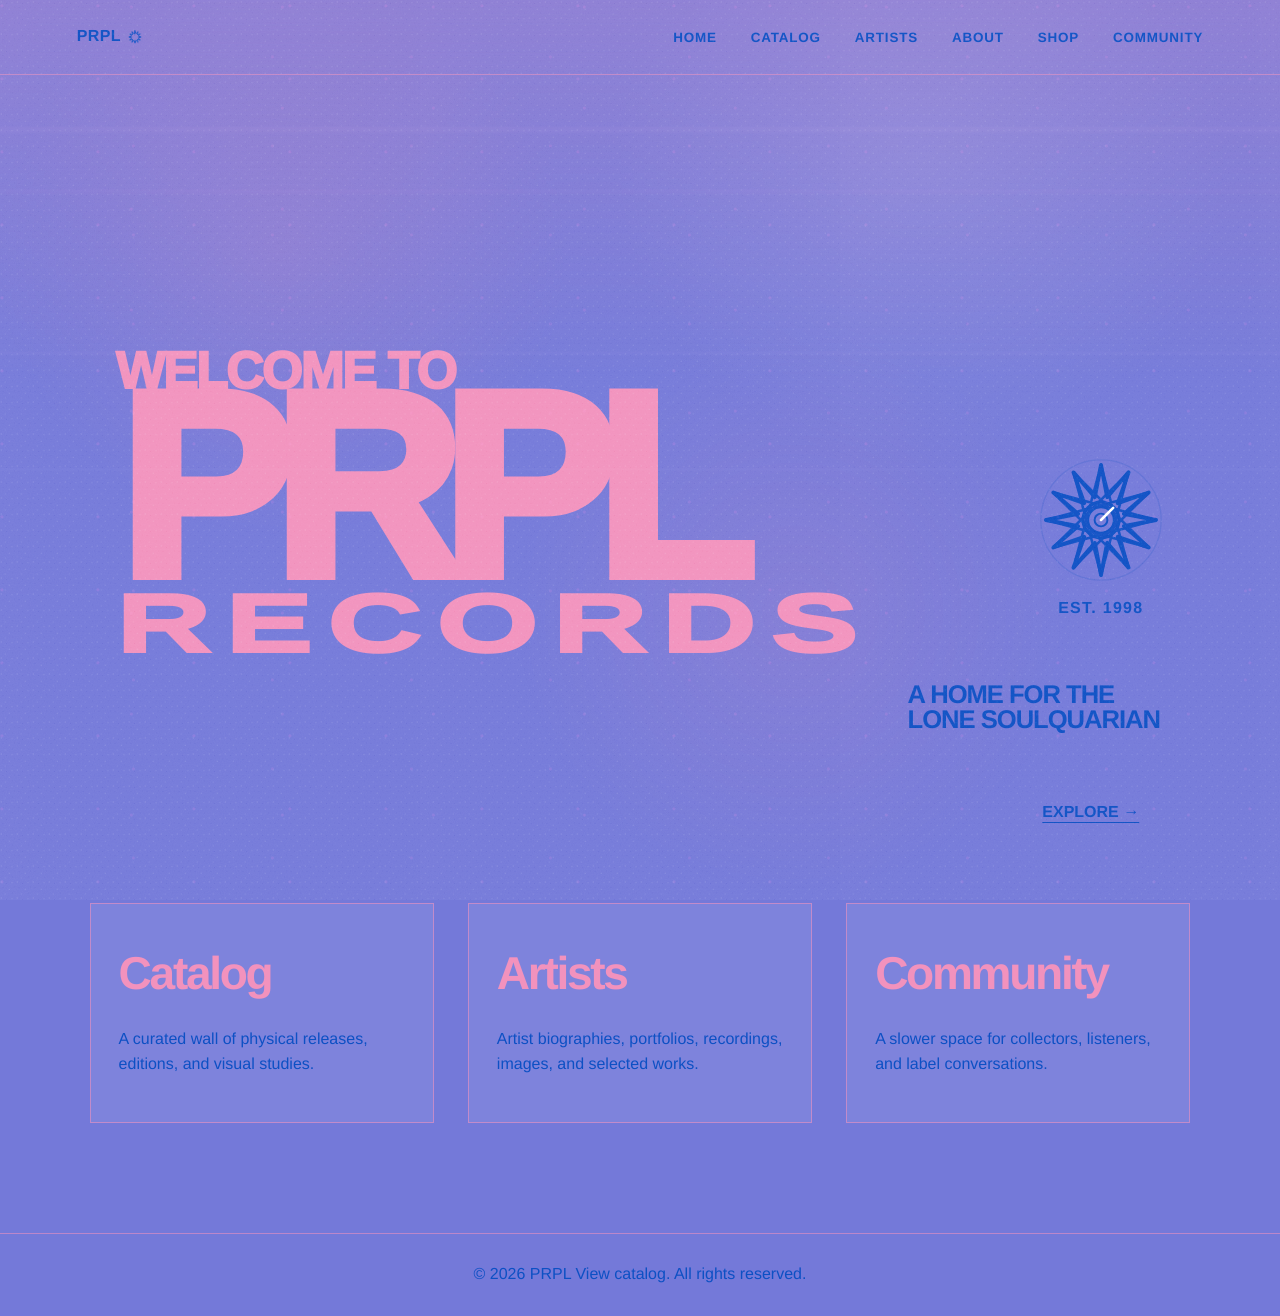
<file: index.html>
<!DOCTYPE html>
<html lang="en">
<head>
  <meta charset="UTF-8" />
  <meta name="viewport" content="width=device-width, initial-scale=1.0" />
  <title>PRPL View catalog | Home</title>
  <link rel="stylesheet" href="styles.css?v=20260708-1908" />
</head>
<body>
  <header class="site-header">
    <a class="logo" href="index.html">PRPL</a>
    <nav>
      <a href="index.html">Home</a>
      <a href="vinyl.html">Catalog</a>
      <a href="artists.html">Artists</a>
      <a href="about.html">About</a>
      <a href="shop.html">Shop</a>
      <a href="forum.html">Community</a>
    </nav>
  </header>

  <main>
    <section class="hero lavender-home">
      <div class="home-logo-lockup" aria-label="Welcome to PRPL Records">
        <div class="home-logo-kicker">WELCOME TO</div>
        <h1 class="prpl-title">PRPL</h1>
        <p class="home-logo-records">RECORDS</p>
      </div>


      <div class="gallery-mark">
        <span class="twelve-star" aria-hidden="true"></span>
        <p>EST. 1998</p>
      </div>

      <p class="hero-statement">A HOME FOR THE LONE SOULQUARIAN</p>

      <a class="explore-link" href="vinyl.html">Explore →</a>
    </section>

    <section class="feature-grid">
      <article>
        <h2>Catalog</h2>
        <p>A curated wall of physical releases, editions, and visual studies.</p>
      </article>
      <article>
        <h2>Artists</h2>
        <p>Artist biographies, portfolios, recordings, images, and selected works.</p>
      </article>
      <article>
        <h2>Community</h2>
        <p>A slower space for collectors, listeners, and label conversations.</p>
      </article>
    </section>
  </main>

  <footer>© <span id="year"></span> PRPL View catalog. All rights reserved.</footer>
  <script src="script.js"></script>
</body>
</html>
</file>
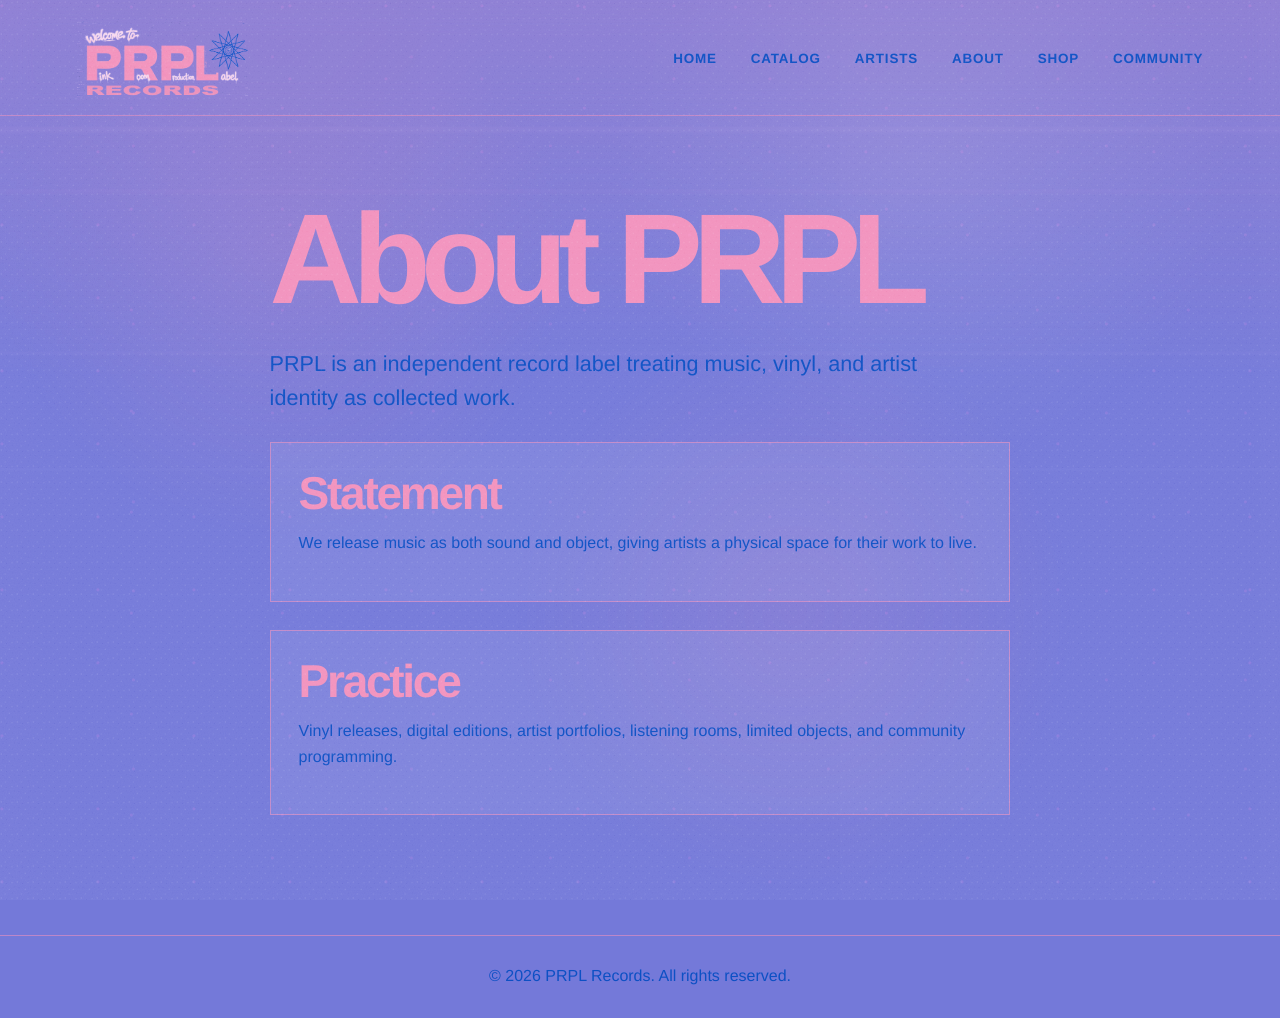
<file: about.html>
<!DOCTYPE html>
<html lang="en">
<head>
  <meta charset="UTF-8" />
  <meta name="viewport" content="width=device-width, initial-scale=1.0" />
  <title>PRPL Records | About</title>
  <link rel="stylesheet" href="styles.css?v=20260708-1908" />
</head>
<body class="interior-page">
  <header class="site-header">
    <a class="interior-logo-art" href="index.html" aria-label="PRPL home">
      <img src="assets/prpl-interior-logo.png" alt="PRPL Records" />
    </a>
    <nav>
      <a href="index.html">Home</a>
      <a href="vinyl.html">Catalog</a>
      <a href="artists.html">Artists</a>
      <a href="about.html">About</a>
      <a href="shop.html">Shop</a>
      <a href="forum.html">Community</a>
    </nav>
  </header>

  <main class="page narrow">
    <h1>About PRPL</h1>
    <p class="lead">PRPL is an independent record label treating music, vinyl, and artist identity as collected work.</p>

    <section class="content-block">
      <h2>Statement</h2>
      <p>We release music as both sound and object, giving artists a physical space for their work to live.</p>
    </section>

    <section class="content-block">
      <h2>Practice</h2>
      <p>Vinyl releases, digital editions, artist portfolios, listening rooms, limited objects, and community programming.</p>
    </section>
  </main>

  <footer>© <span id="year"></span> PRPL Records. All rights reserved.</footer>
  <script src="script.js"></script>
</body>
</html>
</file>
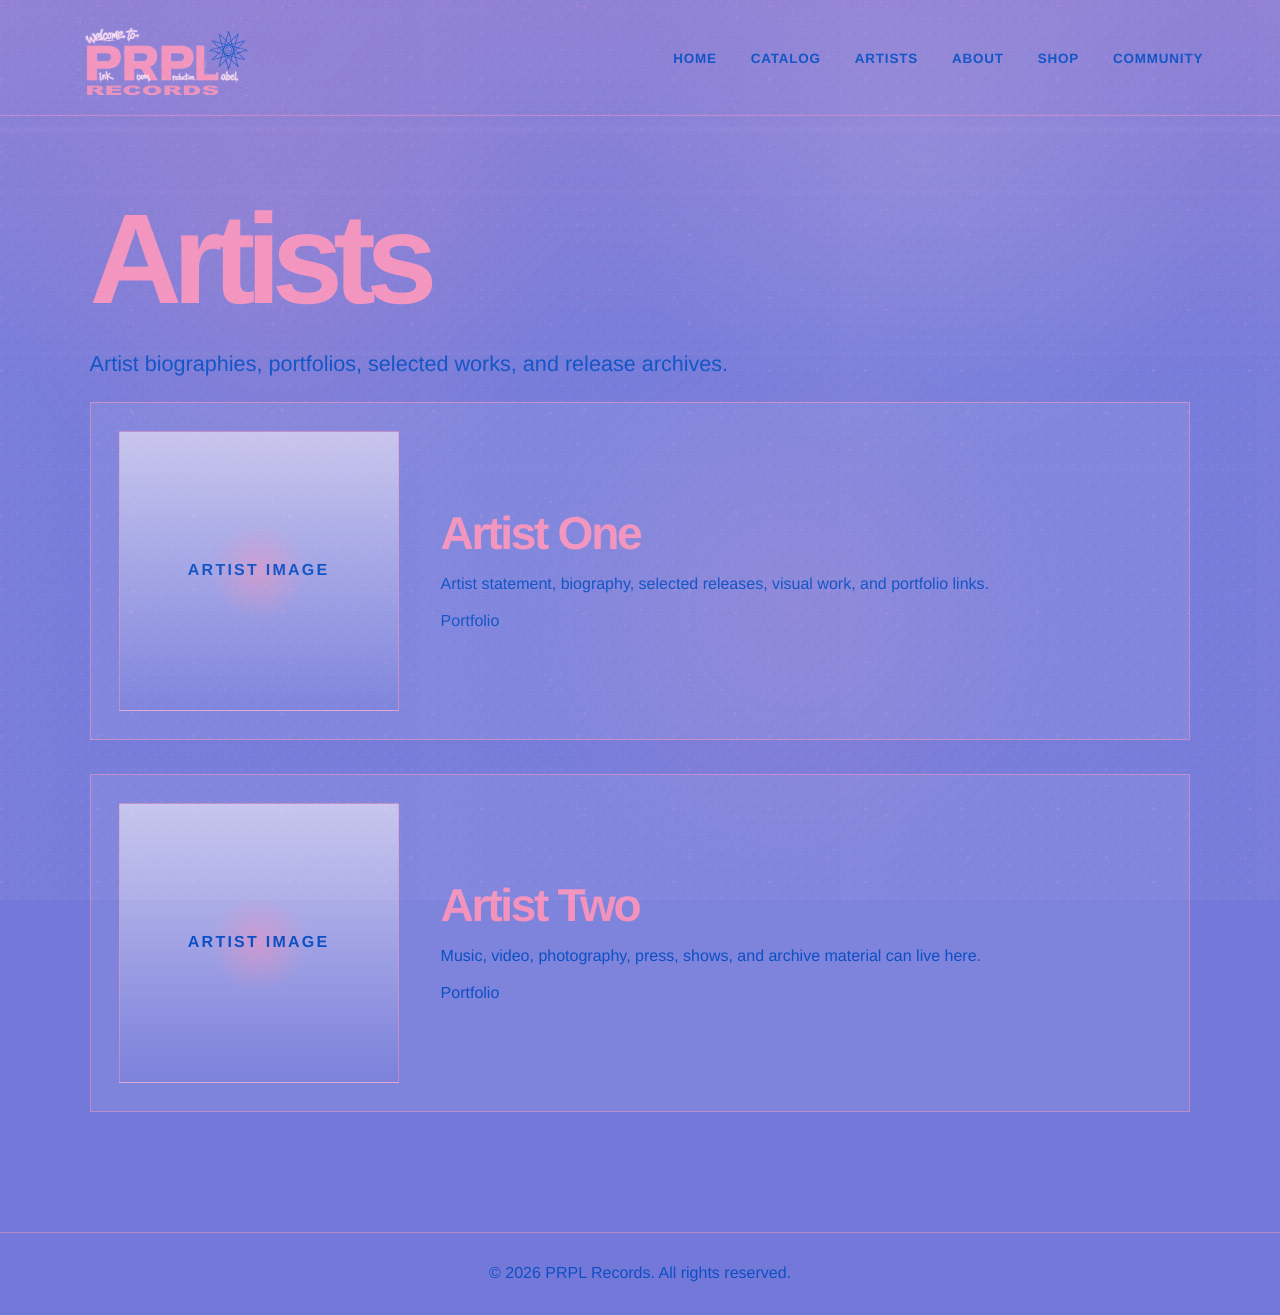
<file: artists.html>
<!DOCTYPE html>
<html lang="en">
<head>
  <meta charset="UTF-8" />
  <meta name="viewport" content="width=device-width, initial-scale=1.0" />
  <title>PRPL Records | Artists</title>
  <link rel="stylesheet" href="styles.css?v=20260708-1908" />
</head>
<body class="interior-page">
  <header class="site-header">
    <a class="interior-logo-art" href="index.html" aria-label="PRPL home">
      <img src="assets/prpl-interior-logo.png" alt="PRPL Records" />
    </a>
    <nav>
      <a href="index.html">Home</a>
      <a href="vinyl.html">Catalog</a>
      <a href="artists.html">Artists</a>
      <a href="about.html">About</a>
      <a href="shop.html">Shop</a>
      <a href="forum.html">Community</a>
    </nav>
  </header>

  <main class="page">
    <h1>Artists</h1>
    <p class="lead">Artist biographies, portfolios, selected works, and release archives.</p>

    <section class="artist-list">
      <article class="artist-card">
        <div class="artist-photo">Artist Image</div>
        <div>
          <h2>Artist One</h2>
          <p>Artist statement, biography, selected releases, visual work, and portfolio links.</p>
          <a class="text-link" href="#">Portfolio</a>
        </div>
      </article>

      <article class="artist-card">
        <div class="artist-photo">Artist Image</div>
        <div>
          <h2>Artist Two</h2>
          <p>Music, video, photography, press, shows, and archive material can live here.</p>
          <a class="text-link" href="#">Portfolio</a>
        </div>
      </article>
    </section>
  </main>

  <footer>© <span id="year"></span> PRPL Records. All rights reserved.</footer>
  <script src="script.js"></script>
</body>
</html>
</file>
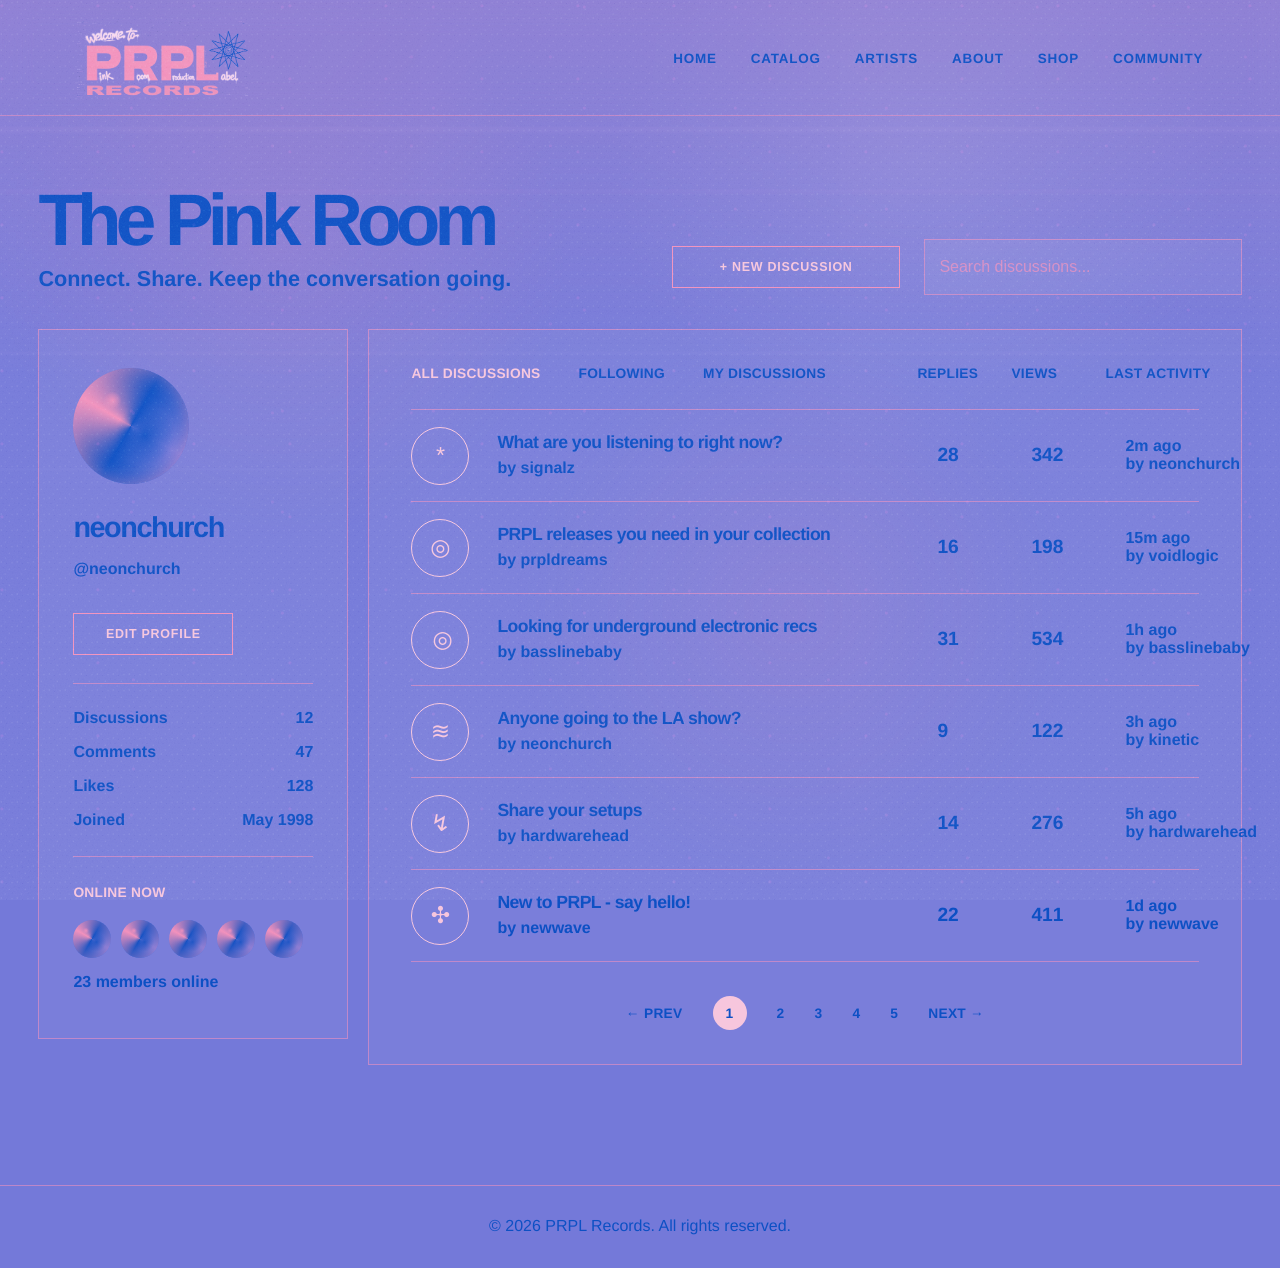
<file: forum.html>
<!DOCTYPE html>
<html lang="en">
<head>
  <meta charset="UTF-8" />
  <meta name="viewport" content="width=device-width, initial-scale=1.0" />
  <title>PRPL Records | Community</title>
  <link rel="stylesheet" href="styles.css?v=20260708-1908" />
</head>
<body class="community-body interior-page">
  <header class="site-header">
    <a class="interior-logo-art" href="index.html" aria-label="PRPL home">
      <img src="assets/prpl-interior-logo.png" alt="PRPL Records" />
    </a>
    <nav>
      <a href="index.html">Home</a>
      <a href="vinyl.html">Catalog</a>
      <a href="artists.html">Artists</a>
      <a href="about.html">About</a>
      <a href="shop.html">Shop</a>
      <a href="forum.html">Community</a>
    </nav>
  </header>

  <main class="page community-page">
    <section class="community-hero">
      <div>
        <h1>The Pink Room</h1>
        <p class="lead">Connect. Share. Keep the conversation going.</p>
      </div>

      <div class="community-actions">
        <button class="button ghost" type="button">+ New discussion</button>
        <label class="search-box">
          <span>Search</span>
          <input type="search" placeholder="Search discussions..." />
        </label>
      </div>
    </section>

    <section class="forum-layout pink-room-layout">
      <aside class="profile-panel">
        <div class="avatar-orb"></div>
        <h2>neonchurch</h2>
        <p>@neonchurch</p>
        <button class="button ghost" type="button">Edit profile</button>

        <dl class="profile-stats">
          <div>
            <dt>Discussions</dt>
            <dd>12</dd>
          </div>
          <div>
            <dt>Comments</dt>
            <dd>47</dd>
          </div>
          <div>
            <dt>Likes</dt>
            <dd>128</dd>
          </div>
          <div>
            <dt>Joined</dt>
            <dd>May 1998</dd>
          </div>
        </dl>

        <div class="online-strip">
          <h3>Online now</h3>
          <div class="online-avatars">
            <span></span>
            <span></span>
            <span></span>
            <span></span>
            <span></span>
          </div>
          <p>23 members online</p>
        </div>
      </aside>

      <section class="discussion-board">
        <header class="discussion-tabs">
          <nav>
            <a href="#">All discussions</a>
            <a href="#">Following</a>
            <a href="#">My discussions</a>
          </nav>
          <div class="discussion-metrics">
            <span>Replies</span>
            <span>Views</span>
            <span>Last activity</span>
          </div>
        </header>

        <article class="discussion-row">
          <span class="discussion-icon spark-icon"></span>
          <div>
            <h2>What are you listening to right now?</h2>
            <p>by signalz</p>
          </div>
          <span>28</span>
          <span>342</span>
          <p>2m ago<br>by neonchurch</p>
        </article>

        <article class="discussion-row">
          <span class="discussion-icon globe-icon"></span>
          <div>
            <h2>PRPL releases you need in your collection</h2>
            <p>by prpldreams</p>
          </div>
          <span>16</span>
          <span>198</span>
          <p>15m ago<br>by voidlogic</p>
        </article>

        <article class="discussion-row">
          <span class="discussion-icon rings-icon"></span>
          <div>
            <h2>Looking for underground electronic recs</h2>
            <p>by basslinebaby</p>
          </div>
          <span>31</span>
          <span>534</span>
          <p>1h ago<br>by basslinebaby</p>
        </article>

        <article class="discussion-row">
          <span class="discussion-icon wave-icon"></span>
          <div>
            <h2>Anyone going to the LA show?</h2>
            <p>by neonchurch</p>
          </div>
          <span>9</span>
          <span>122</span>
          <p>3h ago<br>by kinetic</p>
        </article>

        <article class="discussion-row">
          <span class="discussion-icon bolt-icon"></span>
          <div>
            <h2>Share your setups</h2>
            <p>by hardwarehead</p>
          </div>
          <span>14</span>
          <span>276</span>
          <p>5h ago<br>by hardwarehead</p>
        </article>

        <article class="discussion-row">
          <span class="discussion-icon dot-icon"></span>
          <div>
            <h2>New to PRPL - say hello!</h2>
            <p>by newwave</p>
          </div>
          <span>22</span>
          <span>411</span>
          <p>1d ago<br>by newwave</p>
        </article>

        <footer class="pagination">
          <a href="#">← Prev</a>
          <span>1</span>
          <a href="#">2</a>
          <a href="#">3</a>
          <a href="#">4</a>
          <a href="#">5</a>
          <a href="#">Next →</a>
        </footer>
      </section>
    </section>
  </main>

  <footer>© <span id="year"></span> PRPL Records. All rights reserved.</footer>
  <script src="script.js"></script>
</body>
</html>
</file>
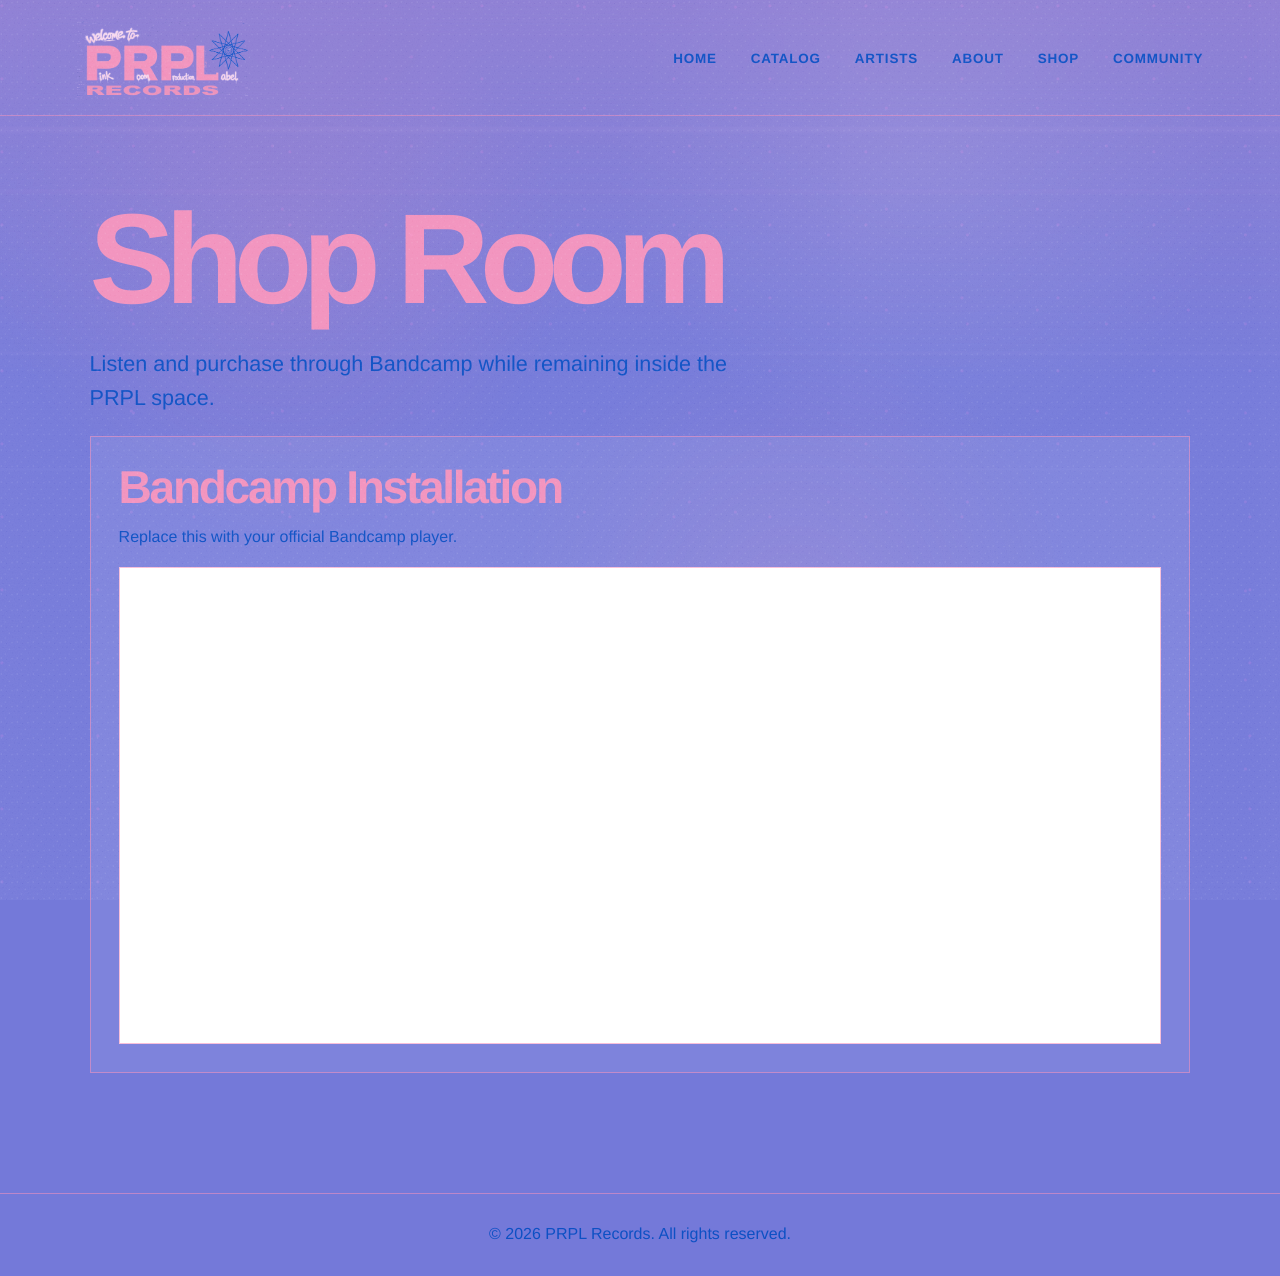
<file: shop.html>
<!DOCTYPE html>
<html lang="en">
<head>
  <meta charset="UTF-8" />
  <meta name="viewport" content="width=device-width, initial-scale=1.0" />
  <title>PRPL Records | Shop</title>
  <link rel="stylesheet" href="styles.css?v=20260708-1908" />
</head>
<body class="interior-page">
  <header class="site-header">
    <a class="interior-logo-art" href="index.html" aria-label="PRPL home">
      <img src="assets/prpl-interior-logo.png" alt="PRPL Records" />
    </a>
    <nav>
      <a href="index.html">Home</a>
      <a href="vinyl.html">Catalog</a>
      <a href="artists.html">Artists</a>
      <a href="about.html">About</a>
      <a href="shop.html">Shop</a>
      <a href="forum.html">Community</a>
    </nav>
  </header>

  <main class="page">
    <h1>Shop Room</h1>
    <p class="lead">Listen and purchase through Bandcamp while remaining inside the PRPL space.</p>

    <section class="shop-panel">
      <h2>Bandcamp Installation</h2>
      <p>Replace this with your official Bandcamp player.</p>

      <div class="bandcamp-box">
        <iframe
          title="Bandcamp player placeholder"
          style="border: 0; width: 100%; height: 470px;"
          src="https://bandcamp.com/EmbeddedPlayer/album=0000000000/size=large/bgcol=ffffff/linkcol=7137d8/tracklist=false/transparent=true/"
          seamless>
        </iframe>
      </div>
    </section>
  </main>

  <footer>© <span id="year"></span> PRPL Records. All rights reserved.</footer>
  <script src="script.js"></script>
</body>
</html>
</file>
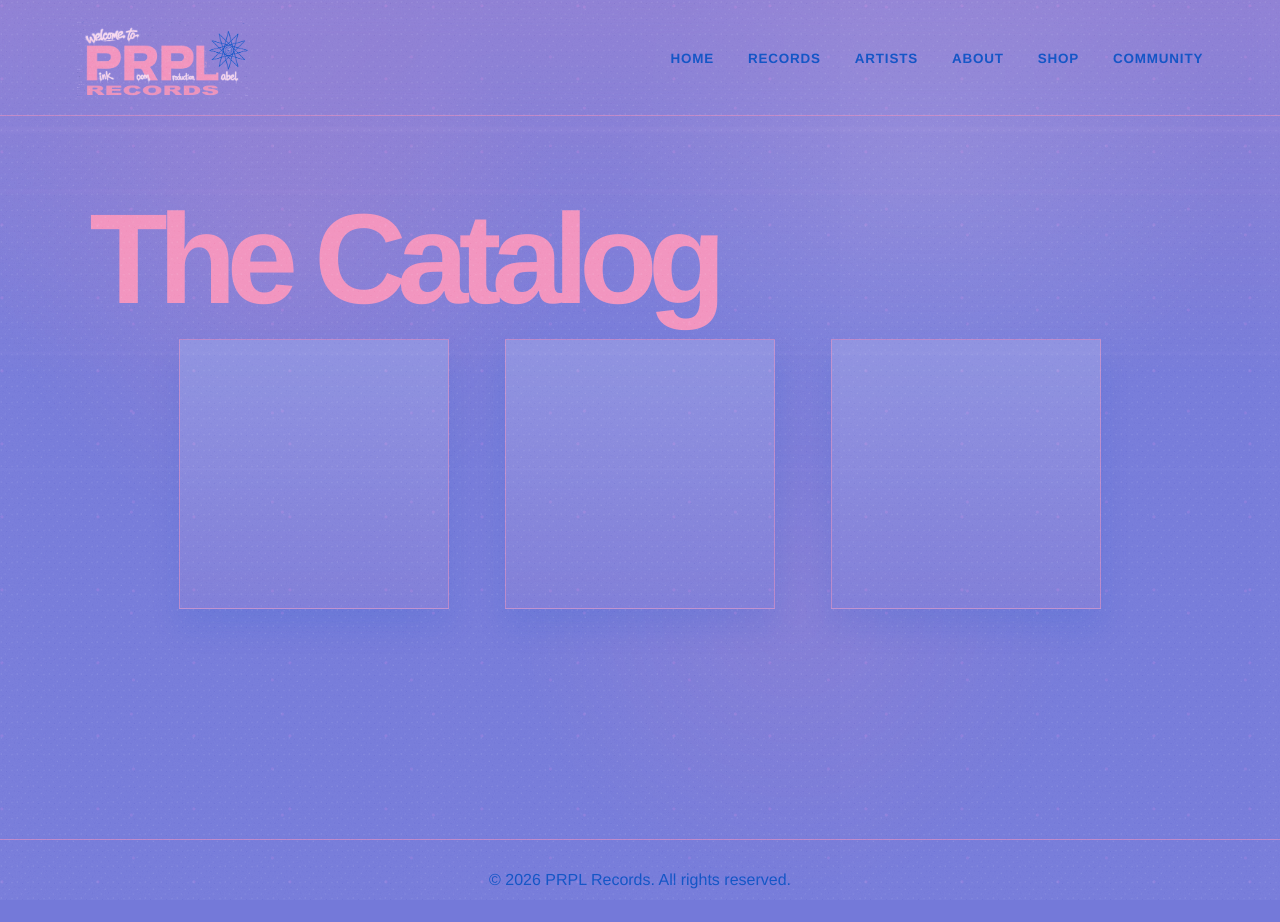
<file: vinyl.html>
<!DOCTYPE html>
<html lang="en">
<head>
  <meta charset="UTF-8" />
  <meta name="viewport" content="width=device-width, initial-scale=1.0" />
  <title>PRPL Records | Vinyl</title>
  <link rel="stylesheet" href="styles.css?v=20260708-1908" />
</head>
<body class="interior-page">
  <header class="site-header">
    <a class="interior-logo-art" href="index.html" aria-label="PRPL home">
      <img src="assets/prpl-interior-logo.png" alt="PRPL Records" />
    </a>
    <nav>
      <a href="index.html">Home</a>
      <a href="vinyl.html">Records</a>
      <a href="artists.html">Artists</a>
      <a href="about.html">About</a>
      <a href="shop.html">Shop</a>
      <a href="forum.html">Community</a>
    </nav>
  </header>

  <main class="page">
    <h1>The Catalog</h1>
    <section class="album-grid wall-records" aria-label="Catalog releases">
      <article class="album-card" aria-label="Untitled Pressing I">
        <div class="cover placeholder" aria-hidden="true"></div>
      </article>
      <article class="album-card" aria-label="Purple Study">
        <div class="cover placeholder" aria-hidden="true"></div>
      </article>
      <article class="album-card" aria-label="Object Archive">
        <div class="cover placeholder" aria-hidden="true"></div>
      </article>
    </section>
  </main>

  <footer>© <span id="year"></span> PRPL Records. All rights reserved.</footer>
  <script src="script.js"></script>
</body>
</html>
</file>
<file: styles.css>
:root {
  --lavender: #7479d9;
  --lavender-matte: #7479d9;
  --pink: #f292bd;
  --pink-soft: #f7c6dd;
  --iris: #0d50c4;
  --iris-soft: rgba(13, 80, 196, 0.16);
  --white: #fff9fb;
  --line: rgba(242, 146, 189, 0.58);
  --record-star-mark: url("data:image/svg+xml,%3Csvg%20xmlns%3D%22http%3A%2F%2Fwww.w3.org%2F2000%2Fsvg%22%20viewBox%3D%220%200%20200%20200%22%3E%3Cg%20fill%3D%22none%22%20stroke-linecap%3D%22round%22%20stroke-linejoin%3D%22round%22%3E%3Ccircle%20cx%3D%22100%22%20cy%3D%22100%22%20r%3D%2294%22%20stroke%3D%22%230d50c4%22%20stroke-width%3D%222%22%20opacity%3D%220.18%22%2F%3E%3Cpolygon%20points%3D%22100.0%2C14.0%20109.6%2C64.3%20143.0%2C25.5%20126.2%2C73.8%20174.5%2C57.0%20135.7%2C90.4%20186.0%2C100.0%20135.7%2C109.6%20174.5%2C143.0%20126.2%2C126.2%20143.0%2C174.5%20109.6%2C135.7%20100.0%2C186.0%2090.4%2C135.7%2057.0%2C174.5%2073.8%2C126.2%2025.5%2C143.0%2064.3%2C109.6%2014.0%2C100.0%2064.3%2C90.4%2025.5%2C57.0%2073.8%2C73.8%2057.0%2C25.5%2090.4%2C64.3%22%20stroke%3D%22%230d50c4%22%20stroke-width%3D%226%22%2F%3E%3Cpolyline%20points%3D%22100.0%2C14.0%20143.0%2C174.5%2025.5%2C57.0%20186.0%2C100.0%2025.5%2C143.0%20143.0%2C25.5%20100.0%2C186.0%2057.0%2C25.5%20174.5%2C143.0%2014.0%2C100.0%20174.5%2C57.0%2057.0%2C174.5%20100.0%2C14.0%22%20stroke%3D%22%230d50c4%22%20stroke-width%3D%224%22%20opacity%3D%220.95%22%2F%3E%3Ccircle%20cx%3D%22100%22%20cy%3D%22100%22%20r%3D%2228%22%20stroke%3D%22%230d50c4%22%20stroke-width%3D%225%22%2F%3E%3Ccircle%20cx%3D%22100%22%20cy%3D%22100%22%20r%3D%2220%22%20stroke%3D%22%230d50c4%22%20stroke-width%3D%223%22%2F%3E%3Ccircle%20cx%3D%22100%22%20cy%3D%22100%22%20r%3D%2210%22%20stroke%3D%22%230d50c4%22%20stroke-width%3D%223%22%2F%3E%3Cline%20x1%3D%22100%22%20y1%3D%22100%22%20x2%3D%22119%22%20y2%3D%2281%22%20stroke%3D%22%23ffffff%22%20stroke-width%3D%224%22%2F%3E%3C%2Fg%3E%3C%2Fsvg%3E");
  --twelve-star-line: url("data:image/svg+xml,%3Csvg xmlns='http://www.w3.org/2000/svg' viewBox='0 0 100 100'%3E%3Cpath d='M 50.00 6.00 L 56.21 26.82 L 72.00 11.89 L 66.97 33.03 L 88.11 28.00 L 73.18 43.79 L 94.00 50.00 L 73.18 56.21 L 88.11 72.00 L 66.97 66.97 L 72.00 88.11 L 56.21 73.18 L 50.00 94.00 L 43.79 73.18 L 28.00 88.11 L 33.03 66.97 L 11.89 72.00 L 26.82 56.21 L 6.00 50.00 L 26.82 43.79 L 11.89 28.00 L 33.03 33.03 L 28.00 11.89 L 43.79 26.82 Z' fill='none' stroke='white' stroke-width='6' stroke-linejoin='round' stroke-linecap='round'/%3E%3C/svg%3E");
  --glitch-noise: url("data:image/svg+xml,%3Csvg xmlns='http://www.w3.org/2000/svg' viewBox='0 0 180 180'%3E%3Cfilter id='n'%3E%3CfeTurbulence type='fractalNoise' baseFrequency='.92' numOctaves='3' stitchTiles='stitch'/%3E%3CfeColorMatrix type='matrix' values='1 0 0 0 0.96 0 1 0 0 0.58 0 0 1 0 0.78 0 0 0 .42 0'/%3E%3C/filter%3E%3Crect width='180' height='180' filter='url(%23n)' opacity='.55'/%3E%3C/svg%3E");
  --pixel-noise: url("data:image/svg+xml,%3Csvg xmlns='http://www.w3.org/2000/svg' width='24' height='24' viewBox='0 0 24 24'%3E%3Crect x='1' y='2' width='2' height='2' fill='white' opacity='.5'/%3E%3Crect x='9' y='5' width='1' height='1' fill='black' opacity='.55'/%3E%3Crect x='17' y='3' width='2' height='2' fill='white' opacity='.38'/%3E%3Crect x='4' y='11' width='1' height='1' fill='black' opacity='.5'/%3E%3Crect x='13' y='13' width='2' height='2' fill='white' opacity='.42'/%3E%3Crect x='21' y='10' width='1' height='1' fill='black' opacity='.45'/%3E%3Crect x='7' y='20' width='2' height='2' fill='white' opacity='.32'/%3E%3Crect x='18' y='19' width='1' height='1' fill='black' opacity='.48'/%3E%3C/svg%3E");
}

* {
  box-sizing: border-box;
}

body {
  margin: 0;
  font-family: Helvetica Neue, Helvetica, Arial, sans-serif;
  background: var(--lavender-matte);
  color: var(--iris);
  min-height: 100vh;
  overflow-x: hidden;
  text-rendering: geometricPrecision;
}

body::before {
  content: "";
  position: fixed;
  inset: 0;
  background:
    linear-gradient(180deg, rgba(242, 146, 189, 0.2), transparent 42%),
    radial-gradient(circle at 22% 28%, rgba(242, 146, 189, 0.14), transparent 24%),
    radial-gradient(circle at 72% 18%, rgba(255, 255, 255, 0.1), transparent 26%),
    radial-gradient(circle at 62% 68%, rgba(242, 146, 189, 0.12), transparent 28%);
  pointer-events: none;
  z-index: -1;
}

body::after {
  content: "";
  position: fixed;
  inset: 0;
  background:
    var(--glitch-noise),
    repeating-linear-gradient(0deg, rgba(13, 80, 196, 0.11) 0 1px, transparent 1px 5px),
    linear-gradient(180deg, transparent 0 14%, rgba(242, 146, 189, 0.18) 14.2% 14.55%, transparent 14.9% 39%, rgba(242, 146, 189, 0.11) 39.1% 39.25%, transparent 39.6% 66%, rgba(13, 80, 196, 0.08) 66.1% 66.35%, transparent 66.7% 100%),
    linear-gradient(90deg, rgba(242, 146, 189, 0.06), transparent 18%, rgba(13, 80, 196, 0.04) 54%, transparent 86%);
  background-size: 180px 180px, 100% 5px, 100% 100%, 420px 100%;
  mix-blend-mode: screen;
  opacity: 0.24;
  pointer-events: none;
  z-index: 999;
  animation: scan-glitch 6s steps(1, end) infinite;
}

html::before,
html::after {
  content: "";
  position: fixed;
  inset: 0;
  pointer-events: none;
}

html::before {
  background:
    var(--pixel-noise),
    radial-gradient(circle at 2% 8%, rgba(242, 146, 189, 0.8) 0 1px, transparent 2px),
    radial-gradient(circle at 87% 7%, rgba(242, 146, 189, 0.75) 0 1px, transparent 2px),
    radial-gradient(circle at 96% 64%, rgba(242, 146, 189, 0.7) 0 1px, transparent 2px),
    linear-gradient(180deg, transparent 0 21%, rgba(242, 146, 189, 0.12) 21.1% 21.35%, transparent 21.7% 52%, rgba(255, 249, 251, 0.08) 52.05% 52.2%, transparent 52.55% 100%);
  background-size: 16px 16px, 96px 73px, 151px 101px, 139px 89px, 100% 100%;
  mix-blend-mode: soft-light;
  opacity: 0.52;
  z-index: 1000;
  animation: pixel-glitch 4.8s steps(1, end) infinite;
}

html::after {
  background:
    linear-gradient(90deg, transparent 0 22%, rgba(242, 146, 189, 0.36) 26% 40%, transparent 46%),
    linear-gradient(90deg, transparent 0 54%, rgba(13, 80, 196, 0.18) 58% 70%, transparent 76%);
  clip-path: inset(13% 4% 84% 58%);
  mix-blend-mode: screen;
  opacity: 0;
  z-index: 1001;
  animation: smear-glitch 8s steps(1, end) infinite;
}

.site-header,
main,
footer {
  animation: page-glitch 9s steps(1, end) infinite;
}

@keyframes scan-glitch {
  0%, 88%, 100% {
    clip-path: inset(0);
    transform: translate3d(0, 0, 0);
    opacity: 0.2;
  }

  89% {
    clip-path: inset(8% 0 86% 0);
    transform: translate3d(-7px, 0, 0);
    opacity: 0.38;
  }

  90% {
    clip-path: inset(28% 0 66% 0);
    transform: translate3d(8px, 0, 0);
    opacity: 0.3;
  }

  91% {
    clip-path: inset(74% 0 16% 0);
    transform: translate3d(-4px, 0, 0);
    opacity: 0.34;
  }

  92% {
    clip-path: inset(0);
    transform: translate3d(0, 0, 0);
    opacity: 0.24;
  }
}

@keyframes pixel-glitch {
  0%, 76%, 79%, 100% {
    transform: translate3d(0, 0, 0);
    opacity: 0.42;
  }

  76.4% {
    transform: translate3d(3px, -2px, 0);
    opacity: 0.68;
  }

  77.1% {
    transform: translate3d(-3px, 2px, 0);
    opacity: 0.58;
  }

  78.2% {
    transform: translate3d(2px, 1px, 0);
    opacity: 0.62;
  }
}

@keyframes smear-glitch {
  0%, 84%, 87%, 100% {
    opacity: 0;
    clip-path: inset(0);
    transform: translate3d(0, 0, 0);
  }

  84.4% {
    opacity: 0.34;
    clip-path: inset(12% 5% 85% 62%);
    transform: translate3d(9px, 0, 0);
  }

  85% {
    opacity: 0.24;
    clip-path: inset(33% 28% 63% 6%);
    transform: translate3d(-7px, 0, 0);
  }

  85.6% {
    opacity: 0.3;
    clip-path: inset(68% 4% 28% 72%);
    transform: translate3d(10px, 0, 0);
  }
}

@keyframes page-glitch {
  0%, 91%, 93%, 100% {
    transform: translate3d(0, 0, 0);
    filter: none;
  }

  91.4% {
    transform: translate3d(1px, 0, 0);
    filter: drop-shadow(-1px 0 rgba(242, 146, 189, 0.26)) drop-shadow(1px 0 rgba(13, 80, 196, 0.22));
  }

  91.8% {
    transform: translate3d(-1px, 0, 0);
    filter: drop-shadow(1px 0 rgba(242, 146, 189, 0.22)) drop-shadow(-1px 0 rgba(13, 80, 196, 0.18));
  }
}

.site-header {
  display: flex;
  justify-content: space-between;
  align-items: center;
  padding: 28px 6vw;
  background: transparent;
  border-bottom: 1px solid rgba(242, 146, 189, 0.52);
  position: sticky;
  top: 0;
  z-index: 10;
  backdrop-filter: blur(14px);
}

.logo {
  display: inline-flex;
  align-items: center;
  gap: 0.42rem;
  color: var(--iris);
  font-size: 1rem;
  font-weight: 800;
  letter-spacing: 0.02em;
  text-decoration: none;
  text-transform: uppercase;
}

.logo::after {
  content: "";
  width: 0.92rem;
  height: 0.92rem;
  background: currentColor;
  mask: var(--twelve-star-line) center / contain no-repeat;
  -webkit-mask: var(--twelve-star-line) center / contain no-repeat;
}

.interior-page .site-header {
  min-height: 116px;
  padding-top: 20px;
  padding-bottom: 18px;
  align-items: center;
}

.interior-brand {
  position: relative;
  display: inline-grid;
  color: var(--pink);
  text-decoration: none;
  text-transform: uppercase;
  line-height: 0.82;
  filter: drop-shadow(2px 0 rgba(13, 80, 196, 0.16));
}

.interior-brand span {
  color: var(--pink-soft);
  font-family: "Brush Script MT", "Apple Chancery", cursive;
  font-size: clamp(1.35rem, 2.2vw, 2rem);
  font-weight: 400;
  line-height: 1;
  letter-spacing: 0;
  text-transform: lowercase;
  transform: rotate(-2deg);
}

.interior-brand strong {
  display: block;
  color: var(--pink);
  font-size: clamp(3rem, 6.2vw, 5.8rem);
  font-weight: 950;
  letter-spacing: -0.095em;
}

.interior-brand::after {
  content: "";
  position: absolute;
  right: -1.75rem;
  bottom: 0.58rem;
  width: 1.3rem;
  height: 1.3rem;
  background: var(--iris);
  mask: var(--twelve-star-line) center / contain no-repeat;
  -webkit-mask: var(--twelve-star-line) center / contain no-repeat;
}

.interior-brand::before {
  content: "";
  position: absolute;
  left: 0.1rem;
  right: -1.8rem;
  bottom: 0.74rem;
  height: 0.42rem;
  background: linear-gradient(90deg, rgba(242, 146, 189, 0.62), transparent 18%, rgba(13, 80, 196, 0.18) 32%, transparent 46%);
  opacity: 0.62;
  transform: translateX(0.28rem);
}


.interior-logo-art {
  display: block;
  width: clamp(150px, 18vw, 240px);
  height: 76px;
  line-height: 0;
  text-decoration: none;
  flex: 0 0 auto;
  overflow: hidden;
}

.interior-logo-art img {
  display: block;
  width: 100%;
  height: 100%;
  object-fit: contain;
  object-position: left center;
}

@media (max-width: 760px) {
  .interior-logo-art {
    width: min(56vw, 210px);
    height: 66px;
  }
}

nav {
  display: flex;
  gap: 34px;
  flex-wrap: wrap;
  font-size: 0.84rem;
  letter-spacing: 0.06em;
  text-transform: uppercase;
  font-weight: 700;
}

nav a,
.text-link {
  color: var(--iris);
  text-decoration: none;
}

nav a:hover,
.text-link:hover {
  color: var(--pink);
}

.hero {
  min-height: 84vh;
  padding: 90px 6vw;
}

.lavender-home {
  position: relative;
  min-height: 92vh;
  display: grid;
  align-content: center;
  padding-top: 120px;
}

.home-logo-lockup {
  width: min(82vw, 1500px);
  margin: 0 auto 0 3vw;
  color: var(--pink);
  font-family: Helvetica Neue, Helvetica, Arial, sans-serif;
  text-transform: uppercase;
}

.home-logo-kicker {
  display: block;
  color: var(--pink);
  font-size: clamp(2rem, 4.1vw, 5.7rem);
  font-weight: 950;
  line-height: 0.82;
  letter-spacing: -0.04em;
  margin: 0 0 0.04em;
}

.floating-nav {
  position: absolute;
  top: 38px;
  left: 31vw;
  display: flex;
  gap: clamp(24px, 4vw, 64px);
}

.prpl-title {
  color: var(--pink);
  font-size: clamp(7rem, 20.5vw, 21rem);
  line-height: 0.72;
  margin: 0;
  letter-spacing: -0.08em;
  font-weight: 950;
  text-transform: uppercase;
}

.home-logo-records {
  display: inline-block;
  color: var(--pink);
  margin: 0.13em 0 0;
  font-family: Helvetica Neue, Helvetica, Arial, sans-serif;
  font-size: clamp(3rem, 6.4vw, 7.6rem);
  font-weight: 950;
  line-height: 0.76;
  text-transform: uppercase;
  letter-spacing: 0.11em;
  transform: scaleX(1.6);
  transform-origin: left center;
}

.gallery-mark {
  position: absolute;
  right: 9vw;
  top: 46%;
  text-align: center;
  color: var(--iris);
}

.twelve-star {
  display: block;
  width: 6.8rem;
  height: 6.8rem;
  margin: 0 auto;
  background: currentColor;
  mask: var(--twelve-star-line) center / contain no-repeat;
  -webkit-mask: var(--twelve-star-line) center / contain no-repeat;
}

.gallery-mark .twelve-star {
  width: clamp(8rem, 9.5vw, 12rem);
  height: clamp(8rem, 9.5vw, 12rem);
  background: var(--record-star-mark) center / contain no-repeat;
  mask: none;
  -webkit-mask: none;
}

.gallery-mark p {
  text-transform: uppercase;
  font-weight: 800;
  letter-spacing: 0.08em;
}

.hero-statement {
  position: absolute;
  right: 8vw;
  bottom: 16vh;
  max-width: 270px;
  color: var(--iris);
  text-transform: uppercase;
  font-size: clamp(1.2rem, 2vw, 2rem);
  line-height: 0.98;
  font-weight: 800;
  letter-spacing: -0.04em;
}

.explore-link {
  position: absolute;
  right: 11vw;
  bottom: 9vh;
  color: var(--iris);
  text-transform: uppercase;
  font-weight: 700;
  text-decoration: underline;
  text-underline-offset: 5px;
}

.eyebrow {
  color: var(--iris);
  text-transform: uppercase;
  letter-spacing: 0.2em;
  font-size: 0.76rem;
  margin: 0 0 26px;
  font-weight: 700;
}

h1 {
  color: var(--pink);
  font-size: clamp(4rem, 10vw, 11rem);
  margin: 0;
  line-height: 0.9;
  letter-spacing: -0.075em;
  font-weight: 800;
  max-width: 1120px;
}

.hero-copy,
.lead {
  color: var(--iris);
  font-size: clamp(1.05rem, 1.7vw, 1.35rem);
  font-weight: 500;
  line-height: 1.55;
  max-width: 650px;
  margin-top: 30px;
}

.hero-actions {
  margin-top: 42px;
  display: flex;
  gap: 14px;
  flex-wrap: wrap;
}

.button {
  border: 1px solid var(--pink);
  display: inline-block;
  background: transparent;
  color: var(--pink-soft);
  padding: 13px 22px;
  text-decoration: none;
  font-weight: 800;
  letter-spacing: 0.06em;
  text-transform: uppercase;
  cursor: pointer;
  font-size: 0.78rem;
}

.button:hover {
  background: var(--pink);
  border-color: var(--pink);
  color: var(--iris);
}

.button.ghost {
  background: transparent;
  color: var(--pink-soft);
}

.feature-grid,
.album-grid {
  display: grid;
  grid-template-columns: repeat(3, minmax(0, 1fr));
  gap: 34px;
  padding: 0 7vw 110px;
}

.wall-records {
  align-items: start;
  gap: clamp(42px, 4.4vw, 78px);
  padding-top: 22px;
}

.feature-grid article,
.artist-card,
.content-block,
.shop-panel,
.post-form,
.thread {
  background: rgba(255, 249, 251, 0.08);
  border: 1px solid var(--line);
  padding: 28px;
}

.feature-grid article {
  min-height: 220px;
  display: grid;
  align-content: end;
}

.feature-grid h2,
.album-card h2,
.artist-card h2,
.content-block h2,
.shop-panel h2,
.post-form h2,
.thread h2 {
  color: var(--pink);
  font-weight: 800;
  letter-spacing: -0.05em;
  font-size: clamp(1.7rem, 3.6vw, 3.7rem);
  line-height: 0.96;
  margin: 0 0 16px;
}

.feature-grid p,
.album-card p,
.artist-card p,
.content-block p,
.shop-panel p,
.thread p {
  color: var(--iris);
  font-weight: 500;
  line-height: 1.6;
}

.page {
  padding: 86px 7vw 120px;
}

.page h1 {
  max-width: 1120px;
}

.narrow {
  max-width: 920px;
  margin: 0 auto;
}

.cover,
.artist-photo {
  min-height: 380px;
  display: grid;
  place-items: center;
  background:
    radial-gradient(circle at 50% 50%, rgba(242, 146, 189, 0.52), transparent 25%),
    linear-gradient(180deg, rgba(255,249,251,0.55), rgba(116, 121, 217,0.22));
  color: var(--iris);
  font-weight: 800;
  letter-spacing: 0.14em;
  text-align: center;
  text-transform: uppercase;
  border: 1px solid var(--line);
}

.album-card {
  padding: 0;
  background: transparent;
  border: 0;
}

.wall-records .cover {
  min-height: 0;
  aspect-ratio: 1 / 1;
  width: 100%;
  background:
    linear-gradient(180deg, rgba(255, 249, 251, 0.18), rgba(242, 146, 189, 0.08)),
    var(--lavender);
  border: 1px solid rgba(242, 146, 189, 0.5);
  color: transparent;
  box-shadow: 0 18px 28px rgba(13, 80, 196, 0.12);
}

.wall-records .cover::selection {
  background: transparent;
}

.artist-list {
  display: grid;
  gap: 34px;
}

.artist-card {
  display: grid;
  grid-template-columns: 280px 1fr;
  gap: 42px;
  align-items: center;
}

.artist-photo {
  min-height: 280px;
}

.content-block {
  margin-top: 28px;
}

.bandcamp-box {
  border: 1px solid var(--line);
  background: white;
}

.forum-layout {
  display: grid;
  grid-template-columns: 380px 1fr;
  gap: 34px;
}

.community-page {
  padding: 72px 3vw 120px;
}

.community-hero {
  display: grid;
  grid-template-columns: minmax(280px, 1fr) minmax(420px, 0.95fr);
  align-items: end;
  gap: 34px;
  margin-bottom: 34px;
}

.community-hero h1 {
  color: var(--iris);
  font-size: clamp(3.2rem, 5.7vw, 5.6rem);
  letter-spacing: -0.08em;
}

.community-hero .lead {
  margin: 8px 0 0;
  color: var(--iris);
  font-weight: 700;
}

.community-actions {
  display: grid;
  grid-template-columns: 0.9fr 1.25fr;
  gap: 24px;
  align-items: center;
}

.search-box {
  position: relative;
}

.search-box span {
  position: absolute;
  width: 1px;
  height: 1px;
  overflow: hidden;
  clip: rect(0 0 0 0);
}

.search-box input {
  height: 56px;
  border-color: var(--line);
  background: rgba(255, 249, 251, 0.05);
  color: var(--pink-soft);
}

.search-box input::placeholder {
  color: rgba(242, 146, 189, 0.72);
}

.pink-room-layout {
  grid-template-columns: 310px minmax(0, 1fr);
  gap: 20px;
  align-items: start;
}

.profile-panel,
.discussion-board {
  border: 1px solid var(--line);
  background: rgba(255, 249, 251, 0.045);
}

.profile-panel {
  padding: 38px 34px 30px;
}

.avatar-orb,
.online-avatars span {
  border-radius: 50%;
  background:
    radial-gradient(circle at 34% 28%, rgba(242, 146, 189, 0.88), transparent 8%),
    radial-gradient(circle at 62% 58%, rgba(13, 80, 196, 0.92), transparent 30%),
    conic-gradient(from 30deg, #0d50c4, #7479d9, #0d50c4, #f292bd, #0d50c4);
  box-shadow: inset 0 0 18px rgba(242, 146, 189, 0.42);
}

.avatar-orb {
  width: 116px;
  height: 116px;
  margin-bottom: 28px;
}

.profile-panel h2 {
  color: var(--iris);
  font-size: 1.8rem;
  margin: 0;
  letter-spacing: -0.05em;
}

.profile-panel p,
.profile-stats,
.online-strip p {
  color: var(--iris);
  font-weight: 600;
}

.profile-panel .button {
  margin: 18px 0 28px;
  width: 160px;
  text-align: center;
}

.profile-stats {
  display: grid;
  gap: 16px;
  margin: 0;
  padding: 26px 0;
  border-top: 1px solid var(--line);
  border-bottom: 1px solid var(--line);
}

.profile-stats div {
  display: grid;
  grid-template-columns: 1fr auto;
  gap: 16px;
}

.profile-stats dt,
.profile-stats dd {
  margin: 0;
}

.profile-stats dd {
  font-weight: 900;
}

.online-strip {
  margin-top: 28px;
}

.online-strip h3,
.discussion-tabs a,
.discussion-metrics span,
.pagination a,
.pagination span {
  color: var(--iris);
  font-size: 0.86rem;
  font-weight: 900;
  letter-spacing: 0.02em;
  text-transform: uppercase;
}

.online-strip h3,
.discussion-tabs a:first-child,
.pagination span {
  color: var(--pink-soft);
}

.online-avatars {
  display: flex;
  gap: 10px;
  margin: 20px 0 12px;
}

.online-avatars span {
  width: 38px;
  height: 38px;
}

.discussion-board {
  padding: 0 42px;
}

.discussion-tabs,
.discussion-row {
  display: grid;
  grid-template-columns: minmax(480px, 1fr) 90px 90px 150px;
  gap: 20px;
  align-items: center;
}

.discussion-tabs {
  padding: 36px 0 28px;
  border-bottom: 1px solid var(--line);
}

.discussion-tabs nav {
  gap: 38px;
  flex-wrap: nowrap;
}

.discussion-metrics {
  display: contents;
}

.discussion-row {
  min-height: 92px;
  border-bottom: 1px solid var(--line);
}

.discussion-row > div {
  min-width: 0;
}

.discussion-row h2 {
  color: var(--iris);
  font-size: clamp(1.1rem, 1.35vw, 1.45rem);
  letter-spacing: -0.03em;
  line-height: 1.1;
  margin: 0 0 8px;
}

.discussion-row p,
.discussion-row > span:not(.discussion-icon) {
  color: var(--iris);
  font-weight: 700;
  margin: 0;
}

.discussion-row > span:not(.discussion-icon) {
  font-size: 1.2rem;
}

.discussion-row {
  grid-template-columns: 66px minmax(420px, 1fr) 74px 74px 150px;
}

.discussion-tabs {
  grid-template-columns: minmax(486px, 1fr) 74px 74px 150px;
}

.discussion-icon {
  width: 58px;
  height: 58px;
  border: 1px solid var(--pink-soft);
  border-radius: 50%;
  display: grid;
  place-items: center;
  color: var(--pink-soft);
}

.discussion-icon::before {
  color: currentColor;
  font-size: 1.45rem;
  line-height: 1;
}

.spark-icon::before {
  content: "*";
}

.globe-icon::before {
  content: "◎";
}

.rings-icon::before {
  content: "◎";
  letter-spacing: -0.2em;
}

.wave-icon::before {
  content: "≋";
}

.bolt-icon::before {
  content: "↯";
}

.dot-icon::before {
  content: "✣";
}

.pagination {
  border: 0;
  display: flex;
  justify-content: center;
  align-items: center;
  gap: 30px;
  padding: 34px 0;
}

.pagination span {
  display: grid;
  place-items: center;
  width: 34px;
  height: 34px;
  border-radius: 50%;
  background: var(--pink-soft);
  color: var(--iris);
}

.pagination a {
  text-decoration: none;
}

.post-form {
  display: grid;
  gap: 14px;
  align-self: start;
}

input,
textarea {
  width: 100%;
  background: rgba(255, 249, 251, 0.42);
  border: 1px solid var(--line);
  color: var(--iris);
  padding: 14px;
  font: inherit;
  font-weight: 500;
}

input::placeholder,
textarea::placeholder {
  color: rgba(13, 80, 196, 0.62);
}

textarea {
  min-height: 150px;
  resize: vertical;
}

.thread-list {
  display: grid;
  gap: 18px;
}

footer {
  border-top: 1px solid var(--line);
  color: var(--iris);
  padding: 32px 7vw;
  text-align: center;
  font-weight: 500;
}

@media (prefers-reduced-motion: reduce) {
  html::after,
  body::after,
  .site-header,
  main,
  footer {
    animation: none;
  }
}

@media (max-width: 850px) {
  .site-header {
    display: none;
  }

  .interior-page .site-header {
    display: none;
  }

  .floating-nav {
    position: static;
    margin: 60px 0 30px;
    gap: 16px;
  }

  .home-logo-lockup {
    width: 88vw;
    margin-left: 0;
  }

  .home-logo-kicker {
    font-size: clamp(2rem, 12vw, 4rem);
    margin-bottom: 0.06em;
  }

  .home-logo-records {
    font-size: clamp(2.8rem, 14vw, 4.4rem);
    letter-spacing: 0.055em;
    transform: none;
  }

  .lavender-home {
    padding-top: 130px;
  }

  .gallery-mark,
  .hero-statement,
  .explore-link {
    position: static;
    text-align: left;
    margin-top: 30px;
  }

  .feature-grid,
  .album-grid {
    grid-template-columns: 1fr;
  }

  .community-hero,
  .community-actions,
  .pink-room-layout,
  .artist-card,
  .forum-layout {
    grid-template-columns: 1fr;
    display: grid;
  }

  .discussion-board {
    padding: 0 22px;
  }

  .discussion-tabs {
    grid-template-columns: 1fr;
  }

  .discussion-metrics {
    display: none;
  }

  .discussion-row {
    grid-template-columns: 54px 1fr;
    gap: 14px;
    padding: 22px 0;
  }

  .discussion-row > span:not(.discussion-icon),
  .discussion-row > p {
    grid-column: 2;
  }
}
</file>
